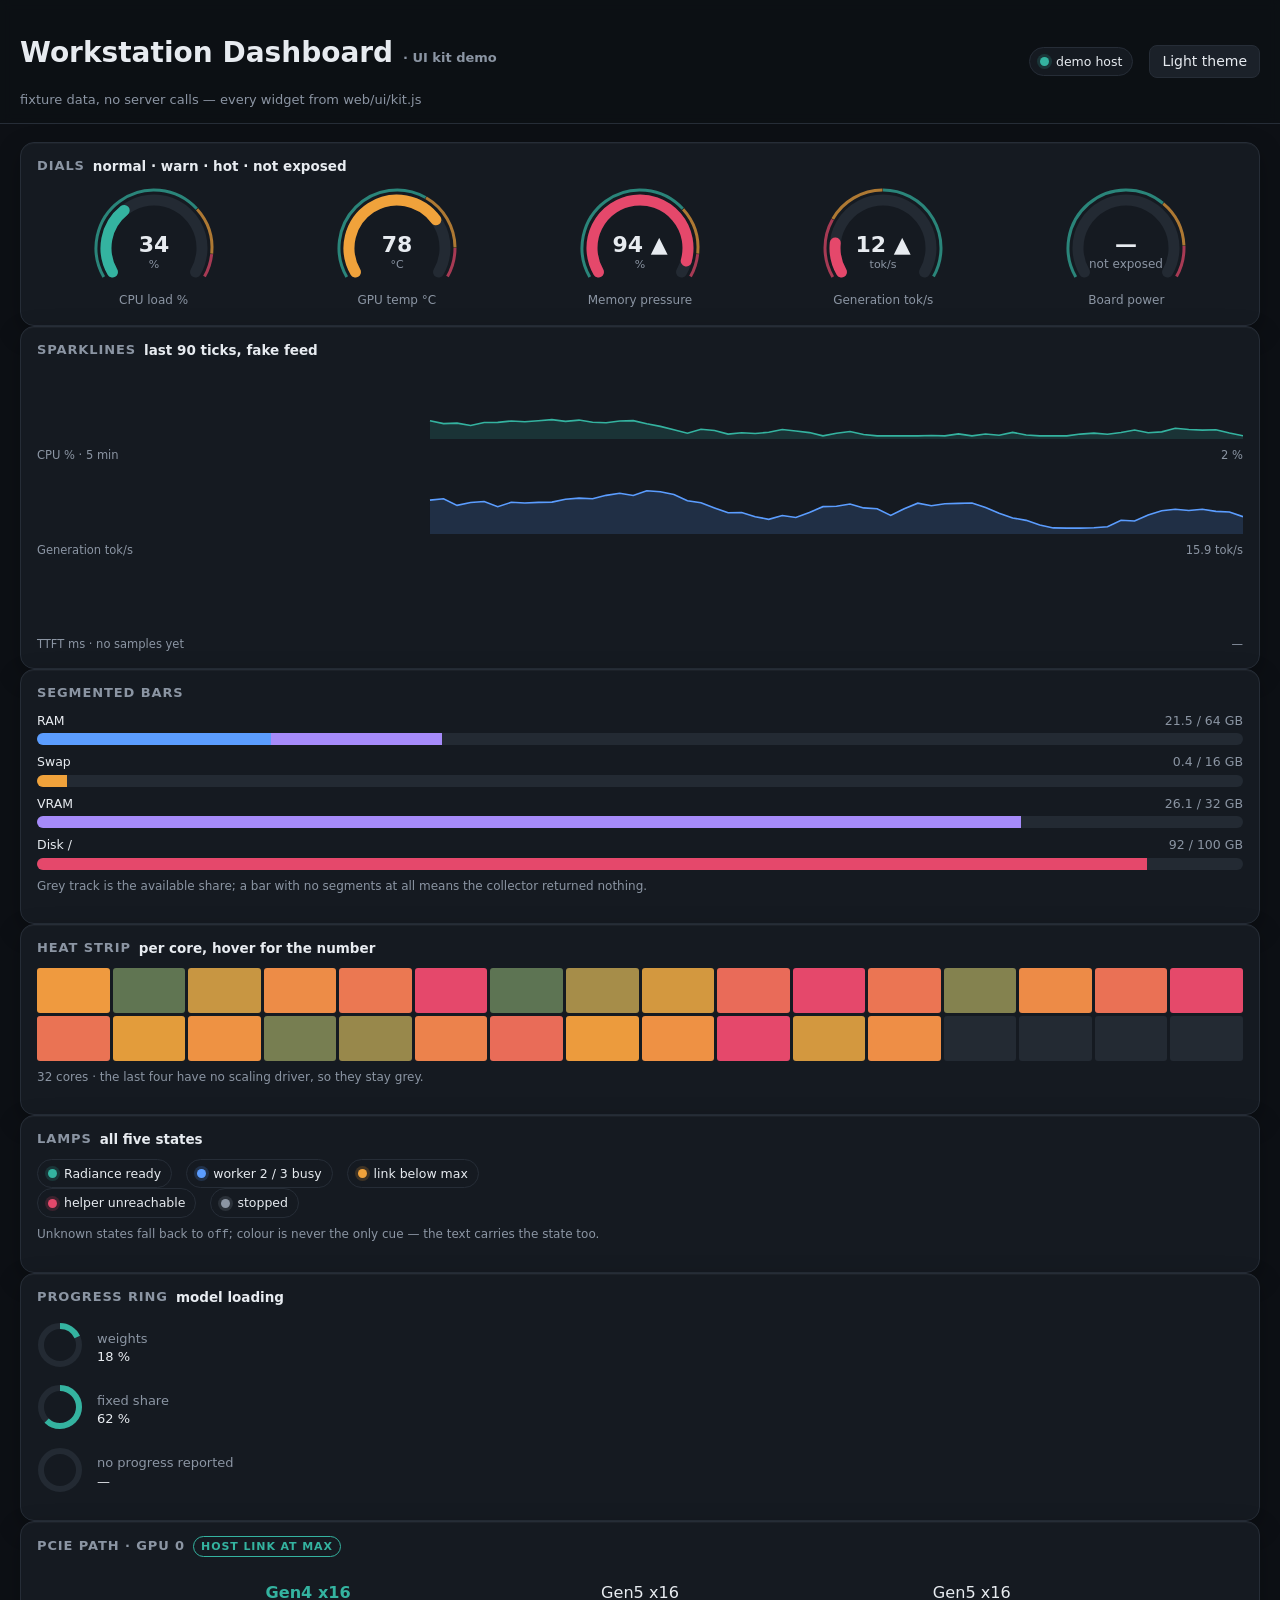
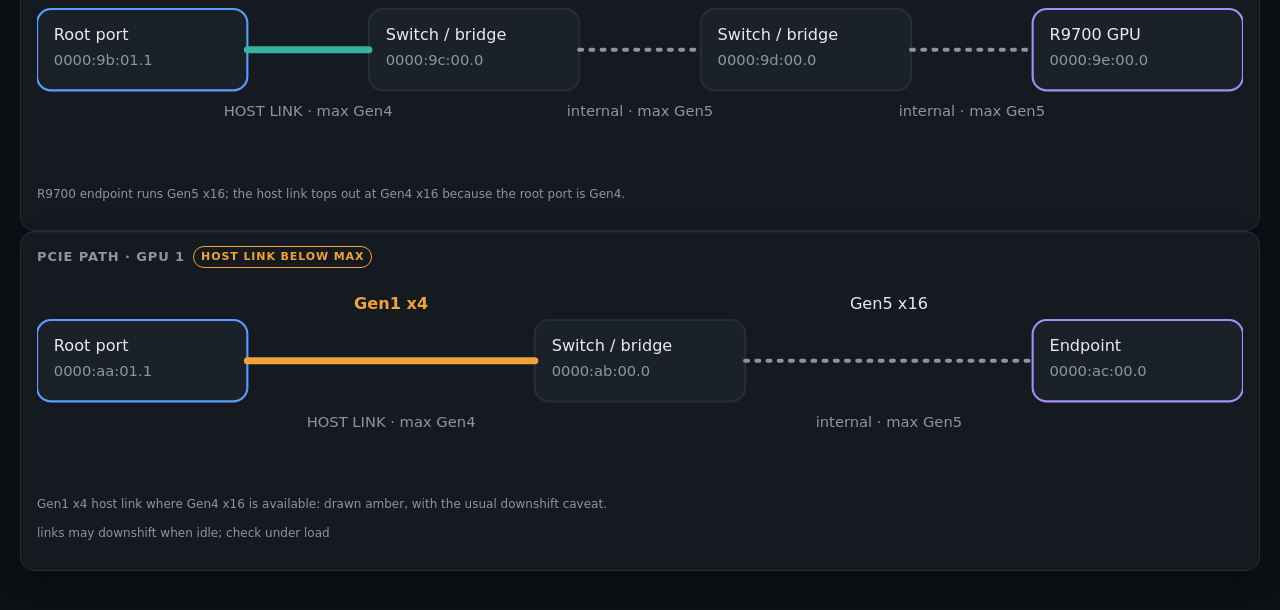
<file: web/demo.html>
<!doctype html>
<!-- Component-kit demo: every kit.js widget with fake data, nothing fetched.
     Served at /static/demo.html by the dashboard server. -->
<html lang="en" data-theme="dark">
<head>
<meta charset="utf-8">
<meta name="viewport" content="width=device-width, initial-scale=1">
<title>Dashboard UI kit · demo</title>
<link rel="stylesheet" href="./ui/theme.css">
</head>
<body>
<header>
  <div>
    <h1>Workstation Dashboard <span class="host">· UI kit demo</span></h1>
    <div class="host">fixture data, no server calls — every widget from web/ui/kit.js</div>
  </div>
  <div class="spacer"></div>
  <div class="lamp ok"><i></i><span>demo host</span></div>
  <button id="theme">Light theme</button>
</header>
<main>

  <section class="card span4">
    <h2>Dials <span class="sub">normal · warn · hot · not exposed</span></h2>
    <div class="dials" id="dials"></div>
  </section>

  <section class="card span5">
    <h2>Sparklines <span class="sub">last 90 ticks, fake feed</span></h2>
    <div class="row"><svg class="spark" viewBox="0 0 300 64" id="s-cpu"></svg></div>
    <div class="spark-lbl"><span>CPU % · 5 min</span><span class="right" id="s-cpu-v">—</span></div>
    <div class="row"><svg class="spark" viewBox="0 0 300 64" id="s-tok"></svg></div>
    <div class="spark-lbl"><span>Generation tok/s</span><span class="right" id="s-tok-v">—</span></div>
    <div class="row"><svg class="spark" viewBox="0 0 300 64" id="s-idle"></svg></div>
    <div class="spark-lbl"><span>TTFT ms · no samples yet</span><span class="right">—</span></div>
  </section>

  <section class="card span3">
    <h2>Segmented bars</h2>
    <div id="b-ram"></div>
    <div id="b-swap"></div>
    <div id="b-vram"></div>
    <div id="b-disk"></div>
    <p class="note">Grey track is the available share; a bar with no segments at all means the
      collector returned nothing.</p>
  </section>

  <section class="card span5">
    <h2>Heat strip <span class="sub">per core, hover for the number</span></h2>
    <div id="h-cores"></div>
    <p class="note" id="h-note">32 cores · the last four have no scaling driver, so they stay grey.</p>
  </section>

  <section class="card span4">
    <h2>Lamps <span class="sub">all five states</span></h2>
    <div class="row"><div id="l-ok"></div><div id="l-busy"></div><div id="l-warn"></div></div>
    <div class="row"><div id="l-error"></div><div id="l-off"></div></div>
    <p class="note">Unknown states fall back to <code>off</code>; colour is never the only cue — the text carries the state too.</p>
  </section>

  <section class="card span3">
    <h2>Progress ring <span class="sub">model loading</span></h2>
    <div class="row"><div id="r-load"></div><dl class="kv"><div><dt>weights</dt><dd id="r-load-t">—</dd></div></dl></div>
    <div class="row"><div id="r-half"></div><dl class="kv"><div><dt>fixed share</dt><dd>62 %</dd></div></dl></div>
    <div class="row"><div id="r-none"></div><dl class="kv"><div><dt>no progress reported</dt><dd>—</dd></div></dl></div>
  </section>

  <section class="card span7">
    <h2>PCIe path · GPU 0 <span class="badge ok">host link at max</span></h2>
    <svg id="c-gpu0" style="width:100%;min-width:520px"></svg>
    <p class="note">R9700 endpoint runs Gen5 x16; the host link tops out at Gen4 x16 because the root port is Gen4.</p>
  </section>

  <section class="card span5">
    <h2>PCIe path · GPU 1 <span class="badge warn">host link below max</span></h2>
    <svg id="c-gpu1" style="width:100%;min-width:400px"></svg>
    <p class="note">Gen1 x4 host link where Gen4 x16 is available: drawn amber, with the usual downshift caveat.</p>
    <p class="note">links may downshift when idle; check under load</p>
  </section>

</main>
<script type="module">
import { dial, sparkline, segBar, heatStrip, lamp, progressRing, pcieChain, themeToggle }
  from "./ui/kit.js";

const $ = (id) => document.getElementById(id);

themeToggle($("theme"));

/* dials — the four states a panel can be in */
const dials = [
  { value: 34, o: { label: "CPU load %", unit: "%", min: 0, max: 100, warn: 70, hot: 90 } },
  { value: 78, o: { label: "GPU temp °C", unit: "°C", min: 20, max: 100, warn: 70, hot: 90 } },
  { value: 94, o: { label: "Memory pressure", unit: "%", min: 0, max: 100, warn: 70, hot: 90 } },
  { value: 12, o: { label: "Generation tok/s", unit: "tok/s", min: 0, max: 80, warn: 40, hot: 20, invert: true } },
  { value: null, o: { label: "Board power", unit: "W", min: 0, max: 300, warn: 200, hot: 260 } },
];
for (const spec of dials) {
  const box = document.createElement("div");
  $("dials").appendChild(box);
  dial(box, spec.o)(spec.value);
}

/* sparklines — a fake random walk pushed into the ring buffer */
const cpu = sparkline($("s-cpu"), { max: 100, color: "--ok", points: 90 });
const tok = sparkline($("s-tok"), { max: 60, color: "--info", points: 90 });
const walk = (start, lo, hi) => {
  let v = start;
  return () => { v = Math.max(lo, Math.min(hi, v + (Math.random() - 0.5) * 14)); return v; };
};
const nextCpu = walk(30, 2, 98);
const nextTok = walk(30, 4, 55);
for (let i = 0; i < 60; i++) { cpu(nextCpu()); tok(nextTok()); }
setInterval(() => {
  const c = nextCpu();
  const t = nextTok();
  cpu(c);
  tok(t);
  $("s-cpu-v").textContent = `${c.toFixed(0)} %`;
  $("s-tok-v").textContent = `${t.toFixed(1)} tok/s`;
}, 900);
sparkline($("s-idle"), { max: 2000, color: "--violet", points: 90 });

/* segmented bars */
segBar($("b-ram"), { label: "RAM", total: 64 })(
  [{ value: 12.4, color: "var(--info)", name: "used" }, { value: 9.1, color: "var(--violet)", name: "cache" }],
  "21.5 / 64 GB");
segBar($("b-swap"), { label: "Swap", total: 16 })(
  [{ value: 0.4, color: "var(--warn)", name: "used" }], "0.4 / 16 GB");
segBar($("b-vram"), { label: "VRAM", total: 32 })(
  [{ value: 26.1, color: "var(--violet)", name: "used" }], "26.1 / 32 GB");
segBar($("b-disk"), { label: "Disk /", total: 100 })(
  [{ value: 92, color: "var(--hot)", name: "used" }], "92 / 100 GB");

/* heat strip — 32 cores, the last four are not exposed */
const cores = heatStrip($("h-cores"), 32, { name: "cpu" });
const coreValues = () => Array.from({ length: 32 }, (_, i) =>
  i >= 28 ? null : Math.max(0, Math.min(100, 25 + Math.random() * 60 * (i % 5 === 0 ? 1.6 : 1))));
cores(coreValues());
setInterval(() => cores(coreValues()), 1200);

/* lamps */
lamp($("l-ok"))("ok", "Radiance ready");
lamp($("l-busy"))("busy", "worker 2 / 3 busy");
lamp($("l-warn"))("warn", "link below max");
lamp($("l-error"))("error", "helper unreachable");
lamp($("l-off"))("off", "stopped");

/* progress rings */
const loading = progressRing($("r-load"));
let shown = 0;
loading(shown);
setInterval(() => {
  shown = shown >= 1 ? 0 : Math.min(1, shown + 0.03);
  loading(shown);
  $("r-load-t").textContent = `${Math.round(shown * 100)} %`;
}, 260);
progressRing($("r-half"))(0.62);
progressRing($("r-none"))(null);

/* PCIe chains — the two fixtures this milestone is graded against */
const gpu0 = {
  gen: 4, width: 16, max_gen: 4, max_width: 16,
  endpoint: { gen: 5, width: 16, max_gen: 5, max_width: 16 },
  chain: [
    { slot: "0000:9e:00.0", role: "endpoint", gen: 5, width: 16, max_gen: 5, max_width: 16 },
    { slot: "0000:9d:00.0", role: "bridge", gen: 5, width: 16, max_gen: 5, max_width: 16 },
    { slot: "0000:9c:00.0", role: "bridge", gen: 4, width: 16, max_gen: 5, max_width: 16 },
    { slot: "0000:9b:01.1", role: "root_port", gen: 4, width: 16, max_gen: 4, max_width: 16 },
  ],
  host_link: { gen: 4, width: 16, max_gen: 4, max_width: 16 },
  bottleneck: { gen: 4, width: 16, slot: "0000:9c:00.0" },
  below_max: false, note: null,
};
const gpu1 = {
  gen: 1, width: 4, max_gen: 4, max_width: 16,
  endpoint: { gen: 5, width: 16, max_gen: 5, max_width: 16 },
  chain: [
    { slot: "0000:ac:00.0", role: "endpoint", gen: 5, width: 16, max_gen: 5, max_width: 16 },
    { slot: "0000:ab:00.0", role: "bridge", gen: 1, width: 4, max_gen: 5, max_width: 16 },
    { slot: "0000:aa:01.1", role: "root_port", gen: 1, width: 4, max_gen: 4, max_width: 16 },
  ],
  host_link: { gen: 1, width: 4, max_gen: 4, max_width: 16 },
  bottleneck: { gen: 1, width: 4, slot: "0000:ab:00.0" },
  below_max: true, note: "links may downshift when idle; check under load",
};
pcieChain($("c-gpu0"), gpu0, { name: "R9700 GPU" });
pcieChain($("c-gpu1"), gpu1);
</script>
</body>
</html>
</file>
<file: web/ui/theme.css>
/* Shared theme tokens and base styles for the workstation dashboard.
   Values lifted verbatim from the approved design mockup. */

:root, [data-theme="dark"] {
  --bg: #0d1015; --card: #151a21; --card2: #1b2129; --line: #262d37; --text: #e7ebf0; --muted: #8b95a3;
  --ok: #34b3a0; --warn: #f0a23b; --hot: #e5486b; --info: #5b9dff; --violet: #a68bfa; --track: #232a33;
  --shadow: 0 1px 0 rgba(255,255,255,.03) inset, 0 8px 24px rgba(0,0,0,.25);
}
[data-theme="light"] {
  --bg: #eef1f5; --card: #ffffff; --card2: #f6f8fb; --line: #dde2e9; --text: #18202b; --muted: #5d6877;
  --ok: #148f7e; --warn: #c67a10; --hot: #c8264c; --info: #2f74e0; --violet: #7357e0; --track: #e4e8ee;
  --shadow: 0 1px 2px rgba(20,30,50,.06), 0 6px 18px rgba(20,30,50,.06);
}

* { box-sizing: border-box; }
body { margin: 0; background: var(--bg); color: var(--text); font: 14px/1.4 system-ui, "Segoe UI", Ubuntu, sans-serif; }

header { display: flex; align-items: center; gap: 16px; padding: 14px 20px; border-bottom: 1px solid var(--line);
  position: sticky; top: 0; background: color-mix(in srgb, var(--bg) 88%, transparent); backdrop-filter: blur(6px); z-index: 2; flex-wrap: wrap; }
.brand .wordmark { font-size: 19px; font-weight: 700; text-transform: uppercase; letter-spacing: .45em; line-height: 1.1; }
.brand .tagline { font-size: 10px; font-weight: 600; text-transform: uppercase; letter-spacing: .28em; color: var(--muted); margin-top: 3px; }
.host { color: var(--muted); font-size: 13px; }
.spacer { flex: 1; }

button { font: inherit; color: var(--text); background: var(--card2); border: 1px solid var(--line); border-radius: 8px; padding: 6px 12px; cursor: pointer; }
button:hover { border-color: var(--info); } button:disabled { opacity: .45; cursor: not-allowed; }

main { padding: 18px 20px 40px; max-width: 2200px; margin: 0 auto; }
.tab-page { display: grid; gap: 16px; grid-template-columns: repeat(12, 1fr); }
.tab-page[hidden] { display: none; }
.card { background: var(--card); border: 1px solid var(--line); border-radius: 14px; padding: 14px 16px 16px; box-shadow: var(--shadow); min-width: 0; }
.card h2 { font-size: 13px; text-transform: uppercase; letter-spacing: .9px; color: var(--muted); margin: 0 0 10px; font-weight: 600;
  display: flex; align-items: center; gap: 8px; }
.card h2 .sub { text-transform: none; letter-spacing: 0; color: var(--text); font-weight: 600; font-size: 13.5px; }
.card h2 .right { margin-left: auto; text-transform: none; letter-spacing: 0; font-weight: 500; }
.span3 { grid-column: span 3; } .span4 { grid-column: span 4; } .span5 { grid-column: span 5; } .span6 { grid-column: span 6; }
.span7 { grid-column: span 7; } .span8 { grid-column: span 8; } .span12 { grid-column: span 12; }
@media (max-width: 1500px) { .span3 { grid-column: span 6; } .span4, .span5 { grid-column: span 6; } .span7, .span8 { grid-column: span 12; } }
@media (max-width: 900px) { .tab-page > .card { grid-column: span 12; } main { padding: 12px; } }

.lamp { display: inline-flex; align-items: center; gap: 7px; padding: 5px 10px; border-radius: 999px; background: var(--card);
  border: 1px solid var(--line); font-size: 12.5px; white-space: nowrap; }
.lamp i { width: 9px; height: 9px; border-radius: 50%; background: var(--muted); box-shadow: 0 0 0 3px color-mix(in srgb, currentColor 18%, transparent); }
.lamp.ok i { background: var(--ok); color: var(--ok); } .lamp.warn i { background: var(--warn); color: var(--warn); }
.lamp.busy i { background: var(--info); color: var(--info); animation: pulse 1.4s infinite; }
.lamp.error i { background: var(--hot); color: var(--hot); }
.lamp.off i { background: var(--muted); color: var(--muted); }
@keyframes pulse { 50% { opacity: .35; } }

.badge { font-size: 11px; padding: 2px 7px; border-radius: 999px; border: 1px solid currentColor; }
.badge.ok { color: var(--ok); } .badge.warn { color: var(--warn); } .badge.hot { color: var(--hot); } .badge.info { color: var(--info); }

.dials { display: flex; flex-wrap: wrap; gap: 6px 10px; justify-content: space-around; }
.dial { width: 132px; text-align: center; }
.dial svg { width: 132px; height: 112px; display: block; }
.dial .v { font-size: 22px; font-weight: 700; fill: var(--text); }
.dial .u { font-size: 11px; fill: var(--muted); }
.dial .na { font-size: 12px; fill: var(--muted); }
.dial .lbl { font-size: 12px; color: var(--muted); margin-top: -6px; }

.bar { margin: 8px 0 2px; }
.bar .top { display: flex; justify-content: space-between; font-size: 12.5px; margin-bottom: 4px; }
.bar .top span:last-child { color: var(--muted); font-variant-numeric: tabular-nums; }
.bar .track { height: 12px; border-radius: 6px; background: var(--track); overflow: hidden; display: flex; }
.bar .seg { height: 100%; transition: width .6s ease; }

.legend { display: flex; gap: 12px; font-size: 11.5px; color: var(--muted); margin-top: 6px; flex-wrap: wrap; }
.legend i { display: inline-block; width: 9px; height: 9px; border-radius: 2px; margin-right: 5px; vertical-align: -1px; }

.heat { display: grid; grid-template-columns: repeat(16, 1fr); gap: 3px; margin-top: 10px; }
.heat div { aspect-ratio: 1.6; border-radius: 3px; background: var(--track); position: relative; }
.heat div:hover::after { content: attr(data-t); position: absolute; bottom: 120%; left: 50%; transform: translateX(-50%); background: var(--card2);
  border: 1px solid var(--line); padding: 2px 6px; border-radius: 6px; font-size: 11px; white-space: nowrap; z-index: 3; }

.spark { width: 100%; height: 64px; display: block; margin-top: 6px; }
.spark-lbl { display: flex; justify-content: space-between; font-size: 11.5px; color: var(--muted); margin-top: 8px; }

.kv { display: grid; grid-template-columns: auto 1fr; gap: 3px 12px; font-size: 13px; }
.kv dt { color: var(--muted); } .kv dd { margin: 0; font-variant-numeric: tabular-nums; }

.row { display: flex; gap: 14px; align-items: center; flex-wrap: wrap; }
.chain { width: 100%; height: auto; display: block; }
.chain text { font-size: 11.5px; fill: var(--text); }
.chain .m { fill: var(--muted); font-size: 10.5px; }
.ring { width: 46px; height: 46px; }
.note { font-size: 12px; color: var(--muted); margin-top: 8px; }

/* Tabs under the header: flat buttons, selected one carries a teal underline. */
.tabs { display: flex; gap: 4px; padding: 0 20px; border-bottom: 1px solid var(--line);
  max-width: 2200px; margin: 0 auto; }
.tabs .tab { background: none; border: none; border-bottom: 2px solid transparent; border-radius: 0;
  padding: 10px 14px 9px; color: var(--muted); font-size: 12.5px; font-weight: 650;
  text-transform: uppercase; letter-spacing: .12em; }
.tabs .tab:hover { color: var(--text); border-color: var(--line); }
.tabs .tab[aria-selected="true"] { color: var(--text); border-bottom-color: var(--ok); }
@media (max-width: 900px) { .tabs { padding: 0 12px; } }

/* --- Inference tab (T-011) --- */
.inf-table { width: 100%; border-collapse: collapse; font-size: 12.5px; font-variant-numeric: tabular-nums; }
.inf-table th { text-align: left; font-size: 11px; font-weight: 600; text-transform: uppercase; letter-spacing: .06em;
  color: var(--muted); padding: 4px 10px 5px 0; border-bottom: 1px solid var(--line); white-space: nowrap; }
.inf-table td { padding: 5px 10px 5px 0; border-bottom: 1px solid var(--line); vertical-align: middle; }
.inf-table tbody tr:last-child td { border-bottom: none; }
.inf-table th:last-child, .inf-table td:last-child { width: 210px; min-width: 170px; padding-right: 2px; }
.inf-table .bar { margin: 0; }
.lat-line { font-size: 12px; color: var(--muted); font-variant-numeric: tabular-nums; margin-top: 6px; }
.warn-list { margin: 0; padding-left: 18px; font-size: 13px; }
.warn-list li { margin: 4px 0; }
.warn-list li::marker { color: var(--warn); }

/* --- Throughput levels card (T-015) --- */
.lvl { width: 150px; }
.lvl .dial { margin: 0 auto; }
.lvl-v { display: flex; justify-content: space-between; gap: 6px; font-size: 11.5px;
  color: var(--muted); font-variant-numeric: tabular-nums; }
.lvl-v b { color: var(--text); font-weight: 600; }
.lvl-expl { font-size: 11px; color: var(--muted); margin-top: 6px; }

/* --- Engine selector (T-017) --- */
.eng-pills { grid-column: span 12; display: flex; flex-wrap: wrap; gap: 8px; align-items: center; }
.eng-pill { display: inline-flex; align-items: center; gap: 8px; border-radius: 999px;
  padding: 4px 12px; background: var(--card); border: 1px solid var(--line);
  font-size: 12.5px; color: var(--muted); }
.eng-pill:hover { border-color: var(--info); color: var(--text); }
.eng-pill.active { border-color: var(--ok); color: var(--text); background: var(--card2); }
.eng-pill .lamp { padding: 0; background: none; border-radius: 0; gap: 6px; }

/* --- Control tab (T-021) --- */
.warn-note { background: color-mix(in srgb, var(--warn) 14%, var(--card)); border: 1px solid var(--warn);
  border-radius: 8px; padding: 9px 12px; color: var(--warn); font-size: 13px; margin: 0 0 12px; }
.confirm-step { border: 1px solid var(--info); border-radius: 8px; padding: 10px 12px; margin-top: 12px;
  background: color-mix(in srgb, var(--info) 10%, var(--card)); }
.confirm-step p { margin: 0 0 10px; font-size: 13.5px; }
.op-result { margin: 12px 0 0; font-size: 13px; font-variant-numeric: tabular-nums; }
.op-result.ok { color: var(--ok); }
.op-result.err { color: var(--hot); }
.op-result.warn { color: var(--warn); }
#ctl-progress-text.stale { color: var(--warn); }
.logbox { font: 12px/1.55 ui-monospace, Menlo, Consolas, monospace; background: var(--card2);
  border: 1px solid var(--line); border-radius: 8px; padding: 10px 12px; max-height: 420px;
  overflow: auto; white-space: pre-wrap; margin: 0; }

/* --- Engines tab (T-024): cards, capability chips, profile table, diff view --- */
.cap-chips { display: flex; flex-wrap: wrap; gap: 6px; margin-top: 10px; }
.chip { font-size: 11.5px; padding: 2px 9px; border-radius: 999px; border: 1px solid var(--line);
  color: var(--muted); background: var(--card2); }
.chip.on { color: var(--ok); border-color: var(--ok); }
.eng-card .lamp { margin-right: 9px; }
.prof-wrap { margin-top: 12px; }
.eng-table { width: 100%; border-collapse: collapse; font-size: 12.5px; font-variant-numeric: tabular-nums; }
.eng-table th { text-align: left; font-size: 11px; font-weight: 600; text-transform: uppercase;
  letter-spacing: .06em; color: var(--muted); padding: 0 10px 6px 0; border-bottom: 1px solid var(--line); }
.eng-table td { padding: 5px 10px 5px 0; border-bottom: 1px solid var(--line); vertical-align: middle; }
.eng-table tbody tr:last-child td { border-bottom: none; }
.eng-table tbody tr { cursor: pointer; }
.eng-table tbody tr:hover { background: var(--card2); }
.eng-table tbody tr.sel { background: var(--card2); }
.eng-table tbody tr:focus-visible { outline: 1px solid var(--info); outline-offset: -1px; }
.eng-table .name { font-weight: 600; }
.eng-table .mono { font-family: ui-monospace, Menlo, Consolas, monospace; font-size: 12px; }
.eng-table .muted { color: var(--muted); font-size: 11.5px; }
.view-toggle { display: flex; gap: 6px; margin: 14px 0 8px; }
.view-toggle button { font: inherit; font-size: 12px; color: var(--muted); background: none;
  border: 1px solid var(--line); border-radius: 999px; padding: 3px 12px; cursor: pointer; }
.view-toggle button.active { color: var(--text); border-color: var(--ok); background: var(--card2); }
.diff { font: 12px/1.5 ui-monospace, Menlo, Consolas, monospace; background: var(--card2);
  border: 1px solid var(--line); border-radius: 8px; padding: 10px 12px; margin: 0;
  max-height: 420px; overflow: auto; }
.diff .ln { display: block; white-space: pre; }
.diff .add { color: var(--ok); } .diff .del { color: var(--hot); } .diff .hunk { color: var(--muted); }
.eng-ro-note { margin-top: 14px; }

/* --- Engines profile switching (T-041) --- */
.sw-preview, .sw-history { margin-top: 14px; }
.sw-preview h3, .sw-history h3 { margin: 0 0 6px; font-size: 13.5px; text-transform: uppercase;
  letter-spacing: .08em; color: var(--muted); }
.sw-actions { display: flex; flex-wrap: wrap; gap: 8px; align-items: center; margin-top: 10px; }
.sw-errors { color: var(--hot); font-size: 12px; white-space: pre-wrap; margin: 6px 0; }
.sw-result { white-space: pre-wrap; }
.sw-step { display: flex; flex-wrap: wrap; align-items: center; gap: 8px; margin: 5px 0; font-size: 12.5px; }
.sw-step .lamp { padding: 2px 8px; }
.sw-step-detail { color: var(--muted); font-size: 11.5px; }
.sw-step-error { color: var(--hot); font-size: 11.5px; white-space: pre-wrap; }
.sw-qs td { color: var(--warn); }

/* --- Agents tab (T-026): headline stats, filters, history table, detail --- */
.ag-stats { display: flex; flex-wrap: wrap; gap: 10px; }
.ag-stat { flex: 1 1 190px; background: var(--card2); border: 1px solid var(--line);
  border-radius: 9px; padding: 12px 14px; }
.ag-stat .v { font-size: 26px; font-weight: 700; font-variant-numeric: tabular-nums; }
.ag-stat .ag-sub { font-size: 12.5px; margin-top: 2px; }
.ag-stat .lbl { font-size: 12.5px; color: var(--muted); margin-top: 4px; }
.ag-stat .cap { font-size: 11px; color: var(--muted); margin-top: 2px; }
.ag-filters { display: flex; flex-wrap: wrap; gap: 14px; align-items: center;
  margin-bottom: 10px; font-size: 13px; color: var(--muted); }
.ag-filters select { background: var(--card2); border: 1px solid var(--line); border-radius: 7px;
  color: var(--text); padding: 5px 9px; font: inherit; font-size: 13px; }
.ag-filters .ag-check { display: flex; align-items: center; gap: 6px; }
.ag-wrap { overflow-x: auto; }
.ag-table { width: 100%; border-collapse: collapse; font-size: 12.5px; font-variant-numeric: tabular-nums; }
.ag-table th { text-align: left; font-size: 11px; font-weight: 600; text-transform: uppercase;
  letter-spacing: .5px; color: var(--muted); padding: 6px 10px 6px 0;
  border-bottom: 1px solid var(--line); white-space: nowrap; }
.ag-table td { padding: 5px 10px 5px 0; border-bottom: 1px solid var(--line); vertical-align: middle; }
.ag-table tbody tr:last-child td { border-bottom: none; }
.ag-table tbody tr { cursor: pointer; }
.ag-table tbody tr:hover { background: var(--card2); }
.ag-table tbody tr.sel { background: var(--card2); }
.ag-table tbody tr:focus-visible { outline: 1px solid var(--info); outline-offset: -1px; }
.ag-table .ag-id { font-weight: 600; font-family: ui-monospace, Menlo, Consolas, monospace;
  font-size: 12px; white-space: nowrap; }
.ag-table .ag-title { min-width: 160px; }
.ag-table .ag-num { text-align: right; white-space: nowrap; }
.ag-fresh { margin-left: 6px; }
.ag-calc { font-style: italic; }
.ag-partial { color: var(--warn); }
.ag-na { color: var(--muted); }
.ag-detail { margin-top: 12px; border: 1px solid var(--line); border-radius: 9px;
  padding: 12px 14px; background: var(--card2); }
.ag-detail h3 { margin: 0 0 8px; font-size: 14px; }
.ag-detail #ag-detail-engine-h { margin-top: 14px; }
.ag-detail .ag-prov { font-size: 11.5px; }
.ag-export { display: flex; align-items: baseline; gap: 10px; margin: 0 0 10px; }
.ag-export-btn { display: inline-block; color: var(--text); background: var(--card);
  border: 1px solid var(--line); border-radius: 8px; padding: 5px 12px;
  font-size: 12.5px; text-decoration: none; white-space: nowrap; }
.ag-export-btn:hover { border-color: var(--info); }
.ag-export-mode { display: flex; align-items: center; gap: 6px; }
/* a comparison with nothing to compare has no report to download yet */
.ag-export-btn.is-disabled { opacity: .45; pointer-events: none; }

.ag-review { white-space: pre-wrap; font-family: ui-monospace, Menlo, Consolas, monospace;
  font-size: 12px; color: var(--muted); background: var(--card); border: 1px solid var(--line);
  border-radius: 7px; padding: 10px; margin: 12px 0 0; max-height: 280px; overflow: auto; }

/* --- Live workers card (T-031) --- */
.ag-live-row { display: flex; flex-wrap: wrap; align-items: center; gap: 6px 14px;
  padding: 9px 0; border-bottom: 1px solid var(--line); }
.ag-live-row:last-child { border-bottom: none; }
.ag-live-head { display: flex; align-items: center; flex-wrap: wrap; gap: 9px; min-width: 240px; }
.ag-live-label { font-weight: 650; }
.ag-live-model { color: var(--muted); font-size: 12.5px; }
.ag-live-task { font-family: ui-monospace, Menlo, Consolas, monospace; font-weight: 650;
  font-size: 12.5px; color: var(--text); text-decoration: none; }
a.ag-live-task { color: var(--info); }
a.ag-live-task:hover { text-decoration: underline; }
.ag-live-idle { color: var(--muted); font-size: 12.5px; }
.ag-live-mid { display: flex; flex-wrap: wrap; gap: 12px; font-size: 12.5px;
  font-variant-numeric: tabular-nums; }
.ag-live-bar { flex: 1 1 260px; min-width: 220px; max-width: 480px; }
.ag-live-bar.bar { margin: 0; }
.ag-live-act { font-size: 12px; color: var(--muted); font-variant-numeric: tabular-nums;
  white-space: nowrap; }
.ag-live-tools { flex-basis: 100%; font-size: 12px; color: var(--muted);
  font-variant-numeric: tabular-nums; }
#ag-warnings .warn-list, .ag-live-warns .warn-list { color: var(--warn); }
.ag-warn { color: var(--warn); }

/* The `hidden` attribute must win over any display rule on a class. */

/* --- Lab tab (T-036): difference colouring from the API's better field only --- */
.lab-ok { color: var(--ok); } .lab-hot { color: var(--hot); }
.lab-noise { font-size: 11px; color: var(--muted); white-space: normal; }
#page-lab .ag-table tbody tr { cursor: default; }

/* --- Lab trends (T-045): small multiples drawn as inline SVG ---------------- */
#lab-trends-charts { display: grid; gap: 14px 16px; margin-top: 6px;
  grid-template-columns: repeat(auto-fit, minmax(250px, 1fr)); }
.lt-cell { min-width: 0; }
.lt-name { font-size: 12px; font-weight: 600; color: var(--muted); margin: 0 0 2px; }
.lt-chart { display: block; width: 100%; height: auto; }
.lt-axis { stroke: var(--line); stroke-width: 1; }
.lt-tick, .lt-id { fill: var(--muted); font-size: 8.5px; font-variant-numeric: tabular-nums; }
.lt-pt { fill: var(--info); stroke: var(--info); stroke-width: 1.2; }
.lt-pt.lt-hollow { fill: none; }
.lt-pt.lt-back { fill: var(--warn); stroke: var(--warn); }
.lt-pt:focus { outline: none; stroke: var(--text); stroke-width: 2; }
.lt-median { stroke: var(--muted); stroke-width: 1.4; stroke-dasharray: 4 3; }
.lt-marker { stroke: var(--violet); stroke-width: 1.2; stroke-dasharray: 3 3; }
.lt-marker-label { fill: var(--violet); font-size: 8.5px; }
.lt-skip { font-size: 11.5px; color: var(--muted); margin: 2px 0 0; }
.lt-after { color: var(--muted); }

/* one collapsed warning line, with the tasks it stands for behind a details */
#lab-trends-warnings summary { cursor: pointer; }
.lt-warn-list { margin: 6px 0 0; padding-left: 18px; font-size: 12px; }

/* --- Guardian status chip (T-050): a read-only hook for the Guardian service.
   The lamp colour comes from .lamp.ok/.warn/.error; these carry the chip's own
   level so a latched e-stop reads as one at a glance. Nothing here is clickable. */
.gchip { cursor: default; }
.gchip-ok { border-color: color-mix(in srgb, var(--ok) 55%, var(--line)); }
.gchip-warn { border-color: color-mix(in srgb, var(--warn) 55%, var(--line)); }
.gchip-off { color: var(--muted); }
.gchip-unknown { color: var(--muted); }
.gchip-hot { border-color: var(--hot); color: var(--hot); font-weight: 700; }
.gchip-hot i { background: var(--hot); color: var(--hot); }

[hidden] { display: none !important; }
</file>
